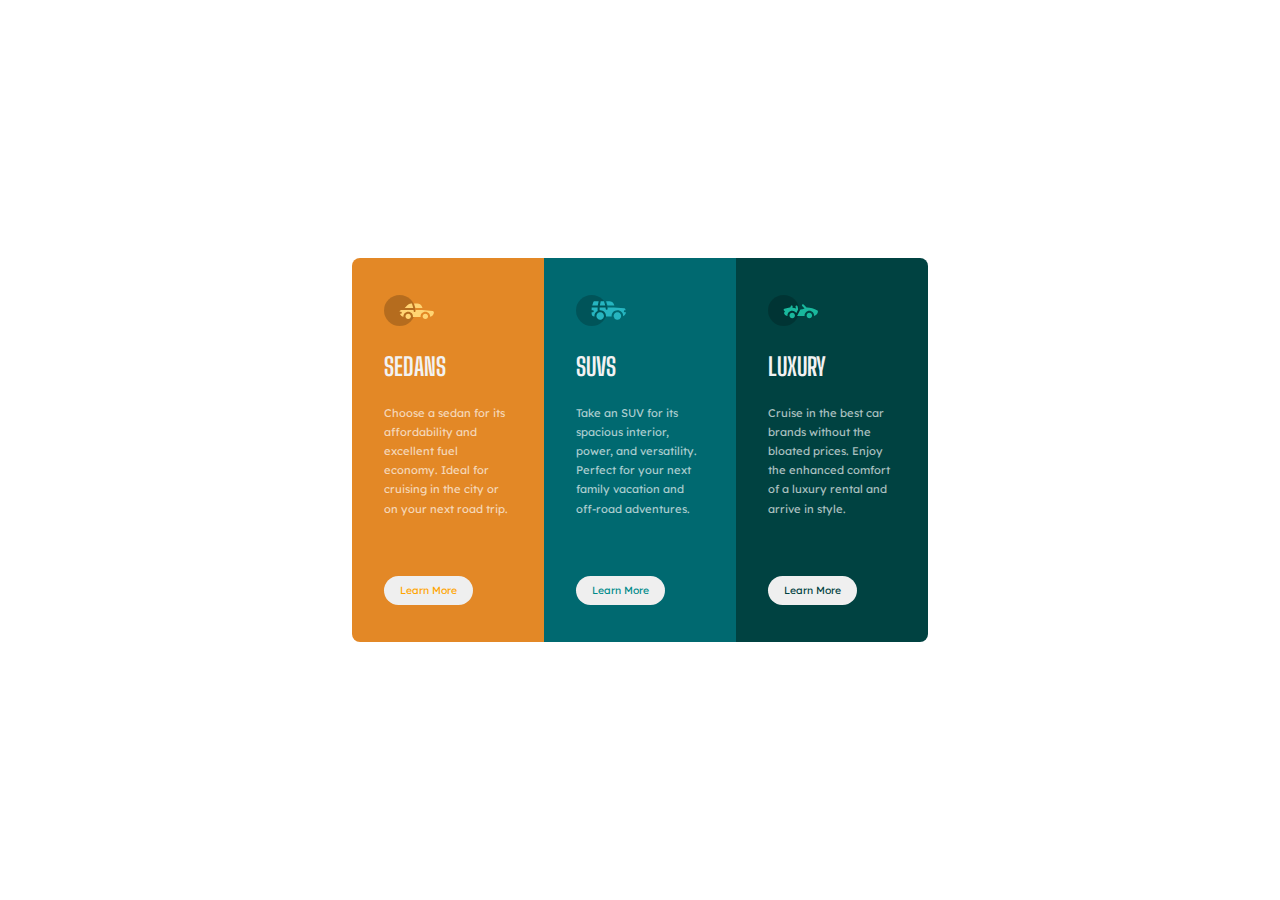
<file: 3-column-preview-card-component-main/index.html>
<!DOCTYPE html>
<html lang="en">
<head>
  <meta charset="UTF-8">
  <meta name="viewport" content="width=device-width, initial-scale=1.0"> <!-- displays site properly based on user's device -->

  <link rel="icon" type="image/png" sizes="32x32" href="./images/favicon-32x32.png">
  <link rel="stylesheet" href="./index.css">
  
  <title>Frontend Mentor | 3-column preview card component</title>
</head>
<body>
  <div class="card">
    <div class="orange">
      <div class="image">
        <img src="./images/icon-sedans.svg" style="width: 50px;"  alt="">
      </div>
      <h1 class="title">SEDANS</h1>
      <p class="para">Choose a sedan for its affordability and excellent fuel economy. Ideal for cruising in the city 
        or on your next road trip.</p>
      <button class="learn">Learn More</button>
    </div>
    <div class="darkcyan">
      <img src="./images/icon-suvs.svg" style="width: 50px;" alt="">
      <h1 class="title">SUVS</h1>
      <p class="para">Take an SUV for its spacious interior, power, and versatility. Perfect for your next family vacation 
        and off-road adventures.</p>
      <button class="learn">Learn More</button>
    </div>
    <div class="verydarkcyan">
      <img src="./images/icon-luxury.svg" style="width: 50px;" alt="">
      <h1 class="title">LUXURY</h1>
      <p class="para">
        Cruise in the best car brands without the bloated prices. Enjoy the enhanced comfort of a luxury 
        rental and arrive in style.</p>
      <button class="learn">Learn More</button>
    </div>
  </div>
</body>
</html>
</file>
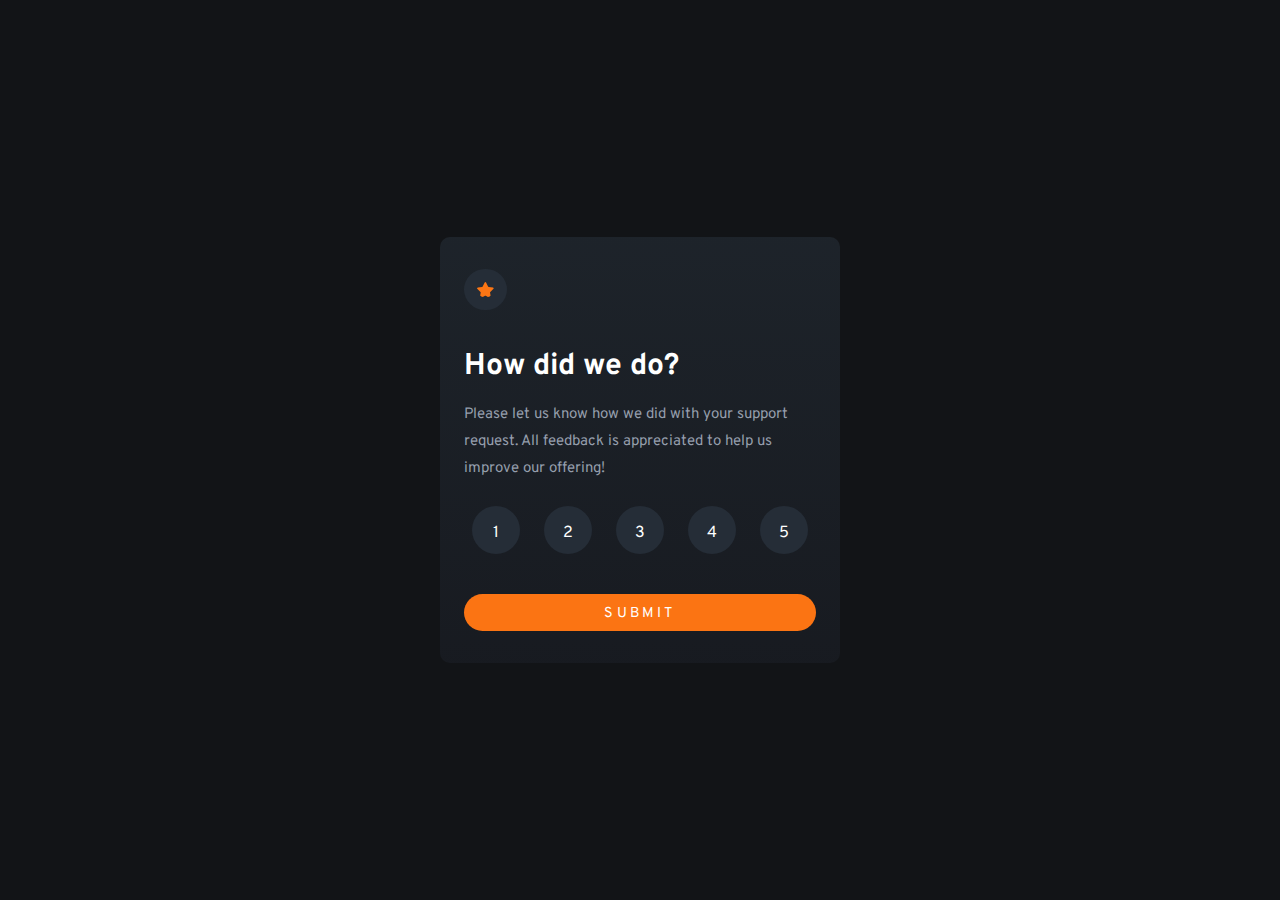
<file: interactive-rating-component-main/index.html>
<!DOCTYPE html>
<html lang="en">
  <head>
    <meta charset="UTF-8" />
    <meta name="viewport" content="width=device-width, initial-scale=1.0" />
    <!-- displays site properly based on user's device -->

    <link
      rel="icon"
      type="image/png"
      sizes="32x32"
      href="./images/favicon-32x32.png"
    />

    <title>Frontend Mentor | Interactive rating component</title>

    <link rel="stylesheet" href="index.css" />
  </head>
  <body>
    <!-- Rating state start -->
    <div class="container">
      <img src="./images/icon-star.svg" alt="" />
      <h1>How did we do?</h1>

      <p>
        Please let us know how we did with your support request. All feedback is
        appreciated to help us improve our offering!
      </p>

      <ul>
        <li><button class="btn">1</button></li>
        <li><button class="btn">2</button></li>
        <li><button class="btn">3</button></li>
        <li><button class="btn">4</button></li>
        <li><button class="btn">5</button></li>
      </ul>

      <button class="btn-submit" id="submit-rating">Submit</button>
    </div>
    <!-- Rating state end -->

    <!-- Thank you state start -->
    <div class="thank-you hidden">
      <img src="./images/illustration-thank-you.svg" alt="" />
      <p class="gray">
        You selected
        <span id="rating" style="display: inline-block; margin: 0 0.3rem"
          >1</span
        >
        out of 5
      </p>

      <h2>Thank you!</h2>

      <p>
        We appreciate you taking the time to give a rating. If you ever need
        more support, don’t hesitate to get in touch!
      </p>

      <button class="btn-submit" id="rate-again">Rate Again</button>
    </div>

    <script src="index.js"></script>
  </body>
</html>
</file>
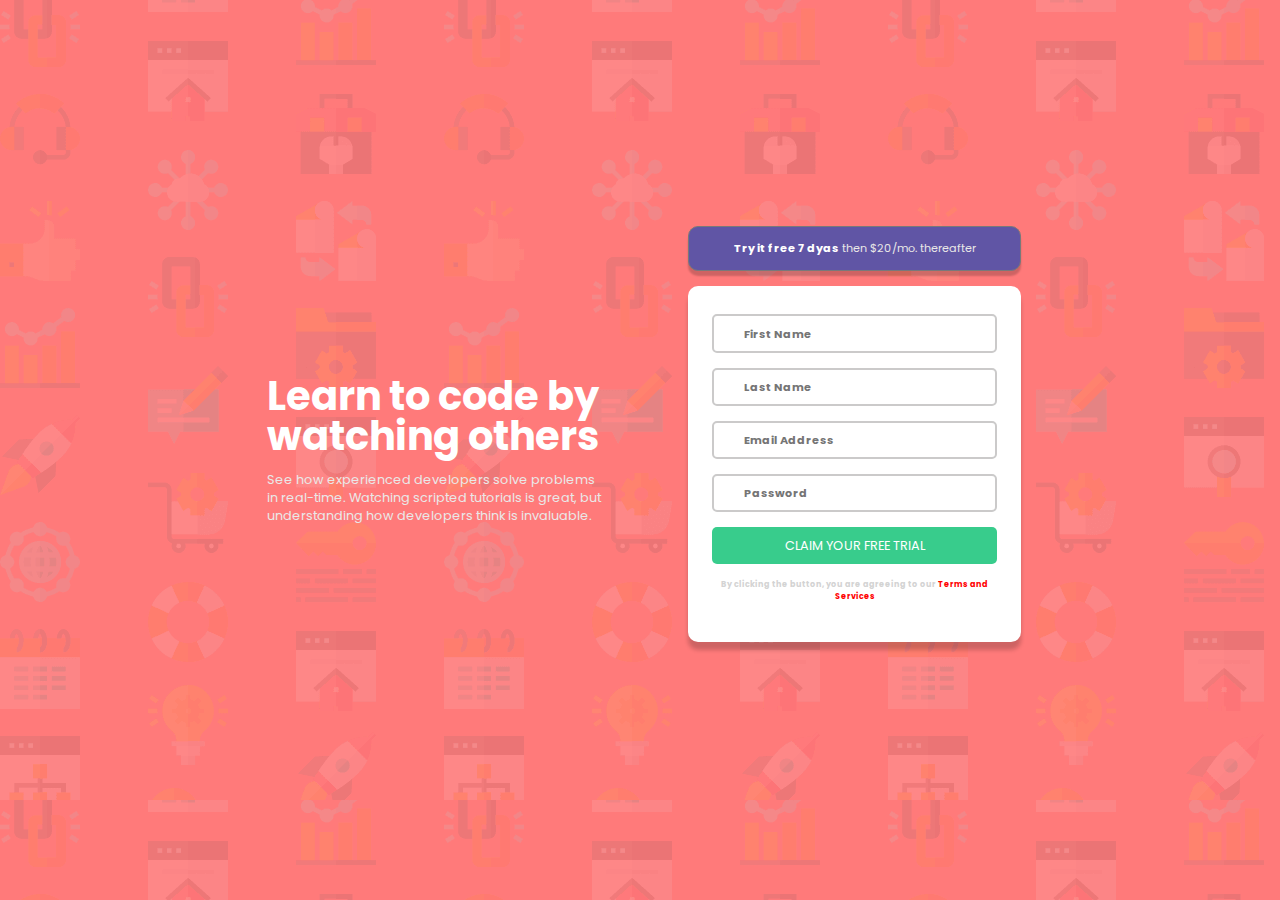
<file: intro-component-with-signup-form-master/index.html>
<!DOCTYPE html>
<html lang="en">
<head>
  <meta charset="UTF-8">
  <meta name="viewport" content="width=device-width, initial-scale=1.0"> <!-- displays site properly based on user's device -->

  <link rel="icon" type="image/png" sizes="32x32" href="./images/favicon-32x32.png">
  <link rel="preconnect" href="https://fonts.googleapis.com">
<link rel="preconnect" href="https://fonts.gstatic.com" crossorigin>
<link href="https://fonts.googleapis.com/css2?family=Agdasima&family=Fraunces:wght@700&family=Inter&family=Kumbh+Sans&family=Lexend+Deca&family=Montserrat:wght@500&family=Oswald:wght@400;500&family=Outfit&family=Poppins&family=Roboto&family=Roboto+Condensed:ital@0;1&family=Roboto+Mono&family=Ubuntu&display=swap" rel="stylesheet">
  <title>Frontend Mentor | Intro component with sign up form</title>

  <!-- Feel free to remove these styles or customise in your own stylesheet 👍 -->
  <style>
    *{
      box-sizing: border-box;
      margin: 0;
      padding: 0;
    }

    body{
      background-image: url(./images/bg-intro-desktop.png);
      background-color: hsl(0, 100%, 74%);
      display: flex;
      justify-content: center;
      align-items: center;
      height: 100vh;
      margin: 0 1rem;
      font-family: 'Poppins', sans-serif;
    }
    .card{
      display: flex;
      justify-content: left;
      align-items: center;
      width: 70%;
      margin: 1rem 5rem;
      gap: 1rem;
    }
    .textcontent{
      width: 50%;
      display: flex;
      flex-direction: column;
      justify-content: flex-start;
      padding: 3rem 3rem;
      margin: 2rem 1rem;
      
    }
    .title{
      color: white;
      font-weight:700;
      font-size: 2.5rem;
      text-align: left;
      margin-bottom: 15px;
      padding: 0;
      line-height: 2.5rem;
}
.para{
  color:rgb(234, 232, 232) ;
  margin: 0;
  text-align: left;
  font-size: 0.8rem;
}
.form{
  width: 40%;
  display: flex;
      flex-direction: column;
      justify-content: flex-start;
      padding: 1rem 1rem 3rem 0;
      height: 100%;
      gap: 15px;
}
.form1{
  display: flex;
  flex-direction: column;
  background-color: white;
  padding: 1.8rem 1.5rem;
  border-radius: 10px;
  box-shadow: 0px 8px 4px rgba(11, 8, 10, 0.2) ;
  gap: 15px;
}
.form1 input{
  padding: 0.6rem;
  border-radius: 5px;
  border: 2px solid rgb(203, 202, 202);
}
.offer{
  color: rgb(233, 231, 231);
  text-align: center;
  font-size: 0.7rem;
  padding: 0.8rem;
  border-radius: 10px;
  border: 1.25px solid rgb(121, 121, 121);
  background-color: hsl(248, 32%, 49%) ;
  box-shadow: 0px 5px 2px rgba(11, 8, 10, 0.2) ;
}
::placeholder{
  font-weight: bold;
  font-family: 'Poppins', sans-serif;
  font-size: 0.7rem;
  padding: 20px;
}
.btn{
  background-color: hsl(154, 59%, 51%);
  padding: 0.6rem;
  border-radius: 5px;
  border: none;
  font-family: 'Poppins', sans-serif;
  color: white;
  font-size: 0.8rem;
  
}
.footer{
  font-size: 0.5rem;
  font-weight: bold;
  color: lightgray;
  text-align: center;
  margin-bottom: 10px;
}

@media screen and (max-width:650px){
  body{
    height: 100%;
    display: flex;
    justify-content: center;
    align-items: center;
    text-align: center;
  }
  .card{
      
      display: flex;
      justify-content: center;
      align-items: center;
      flex-direction: column;
      width: 100%;
      text-align: center;
    }
  .textcontent{
    width: 100%;
    padding: 0;
  }
.textcontent .title{
  font-size: 1.8rem;
  margin-top: 1rem;
  line-height: 2.5rem;
  padding: 0 15px;
  text-align: center;
}
.textcontent .para{
  margin: 0;
  padding: 0;
  font-size: 15px;
  margin-top: 10px;
  text-align: center;
}
.form{
  width: 100%;
}
.offer{
  padding: 1rem 4rem;
}
.form1{
  margin-top: 0.4rem;
  padding: 1.2rem 1.5rem 0.5rem 1.5rem;
}
.footer{
  padding: 0 15px;
  text-align: center;
  font-size: 0.5rem;
  margin-top: -5px;
}}
    
    .attribution { font-size: 11px; text-align: center; }
    .attribution a { color: hsl(228, 45%, 44%); }
  </style>
</head>
<body>
  <div class="card">
    <section class="textcontent">
      <h1 class="title">Learn to code by watching others</h1>
      <p class="para">See how experienced developers solve problems in real-time. Watching scripted tutorials is great, 
        but understanding how developers think is invaluable.</p>
    </section>
    <section class="form">
      <p class="offer"><span style="color: white;font-weight: bold;">Try it free 7 dyas</span> then $20/mo. thereafter</p>
      <form action="message.html" class="form1" method="post" onsubmit="return validate()" target="_parent">
        <input type="text" id="first-name"  placeholder="First Name ">
        <input type="text" id="last-name"  placeholder="Last Name" >
        <input type="text" id="email"  placeholder="Email Address">
        <input type="text" id="password"  placeholder="Password">
        <button class="btn" type="submit">CLAIM YOUR FREE TRIAL</button>
        <P class="footer">By clicking the button, you are agreeing to our <SPAN style="color: red;">Terms and Services</SPAN></P>
      </form>
      
    </section>
  </div>
  <script>
    function validate(){
      const fname = document.getElementById("first-name").value;
      const lname = document.getElementById("last-name").value;
      const email = document.getElementById("email").value;
      const password = document.getElementById("password").value;
      if (fname.trim() == "" && lname.trim() == "" && email.trim() == "" && password.trim() == ""){
        alert("These all Field cannot be empty");
        return false;
      }
      if (!email.match(/^[A-Za-z\._\-0-9]*[@][A-Za-z]*[\.][a-z]{2,4}$/)){
        alert("The email address should have this structure 'name@host.tld'");
        return false;
      }
      else 
      return true;
    }
  </script>
</body>
</html>
</file>
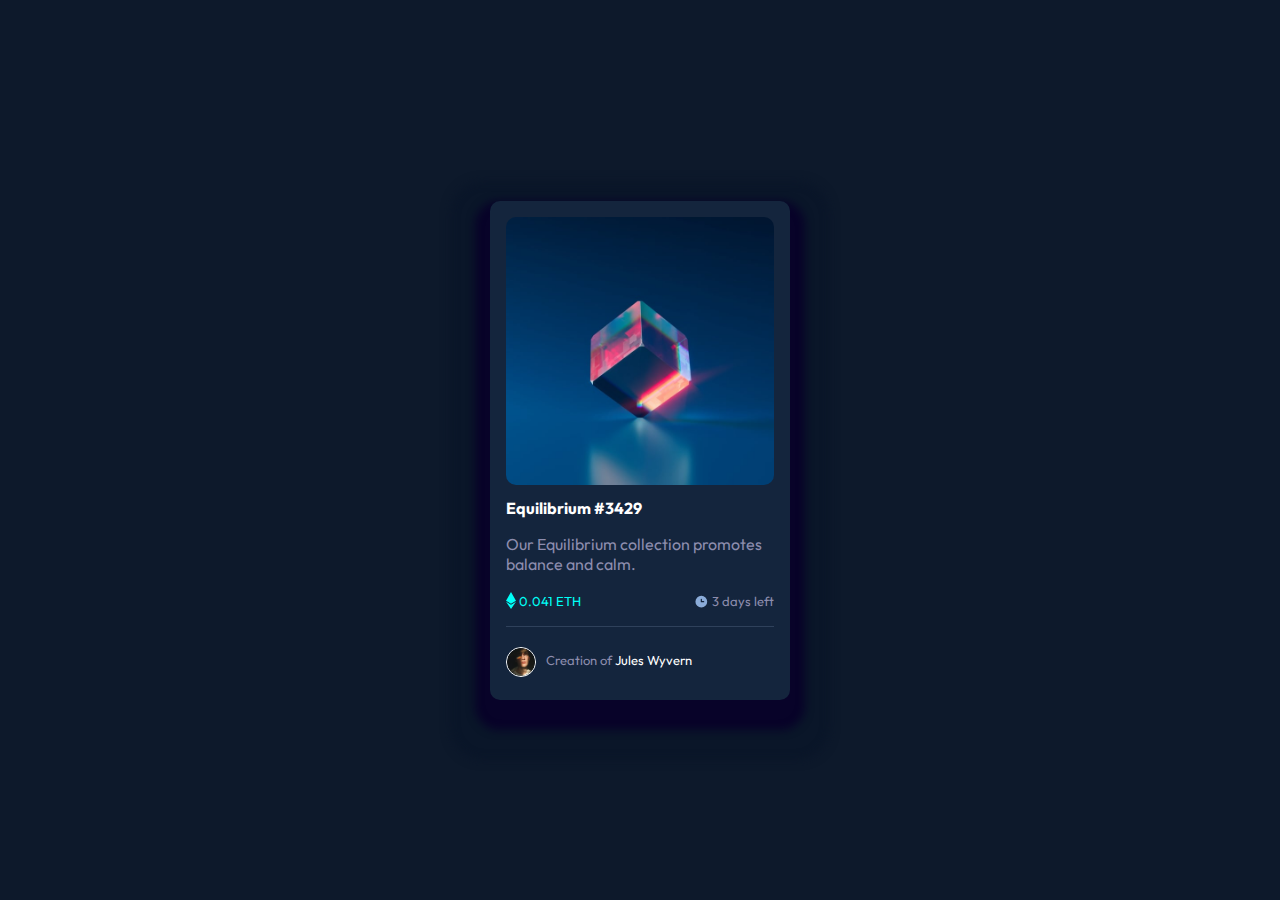
<file: nft-preview-card-component-main/index.html>
<!DOCTYPE html>
<html lang="en">
<head>
  <meta charset="UTF-8">
  <meta name="viewport" content="width=device-width, initial-scale=1.0"> <!-- displays site properly based on user's device -->

  <link rel="icon" type="image/png" sizes="32x32" href="./images/favicon-32x32.png">
  <link rel="stylesheet" href="./index.css">
  <title>Frontend Mentor | NFT preview card component</title>
</head>
<body>
  <div class="card">
    <img id="image" src="./images/image-equilibrium.jpg"  alt="">
    <h1>Equilibrium #3429</h1>
    <p class="para">Our Equilibrium collection promotes balance and calm.</p>
    <div class="remainder">
      <div class="ethereum-section">
        <ul>
          <li>
            <img src="./images/icon-ethereum.svg" style="width: 10px;" alt="">
          </li>
          <li>
            <p style="font-size: 13px;">0.041 ETH</p>
          </li>
        </ul>
      </div >
      <div class="clock-section">
        <ul>
          <li>
            <img src="./images/icon-clock.svg" style="width: 15px;" alt="">
          </li>
          <li>
            <p style="font-size: 13px;">3 days left</p>
          </li>
        </ul>
      </div>
    </div>
    <hr >
    <ul class="foot">
      <li><img src="./images/image-avatar.png" style="width: 30px;border: 1px solid white;border-radius: 50%;" alt=""></li>
      <li>
        <p class="para" style="font-size: 13px;">Creation of<span class="name"> Jules Wyvern</span></p>
      </li>
    </ul>
  </div>
</body>
</html>
</file>
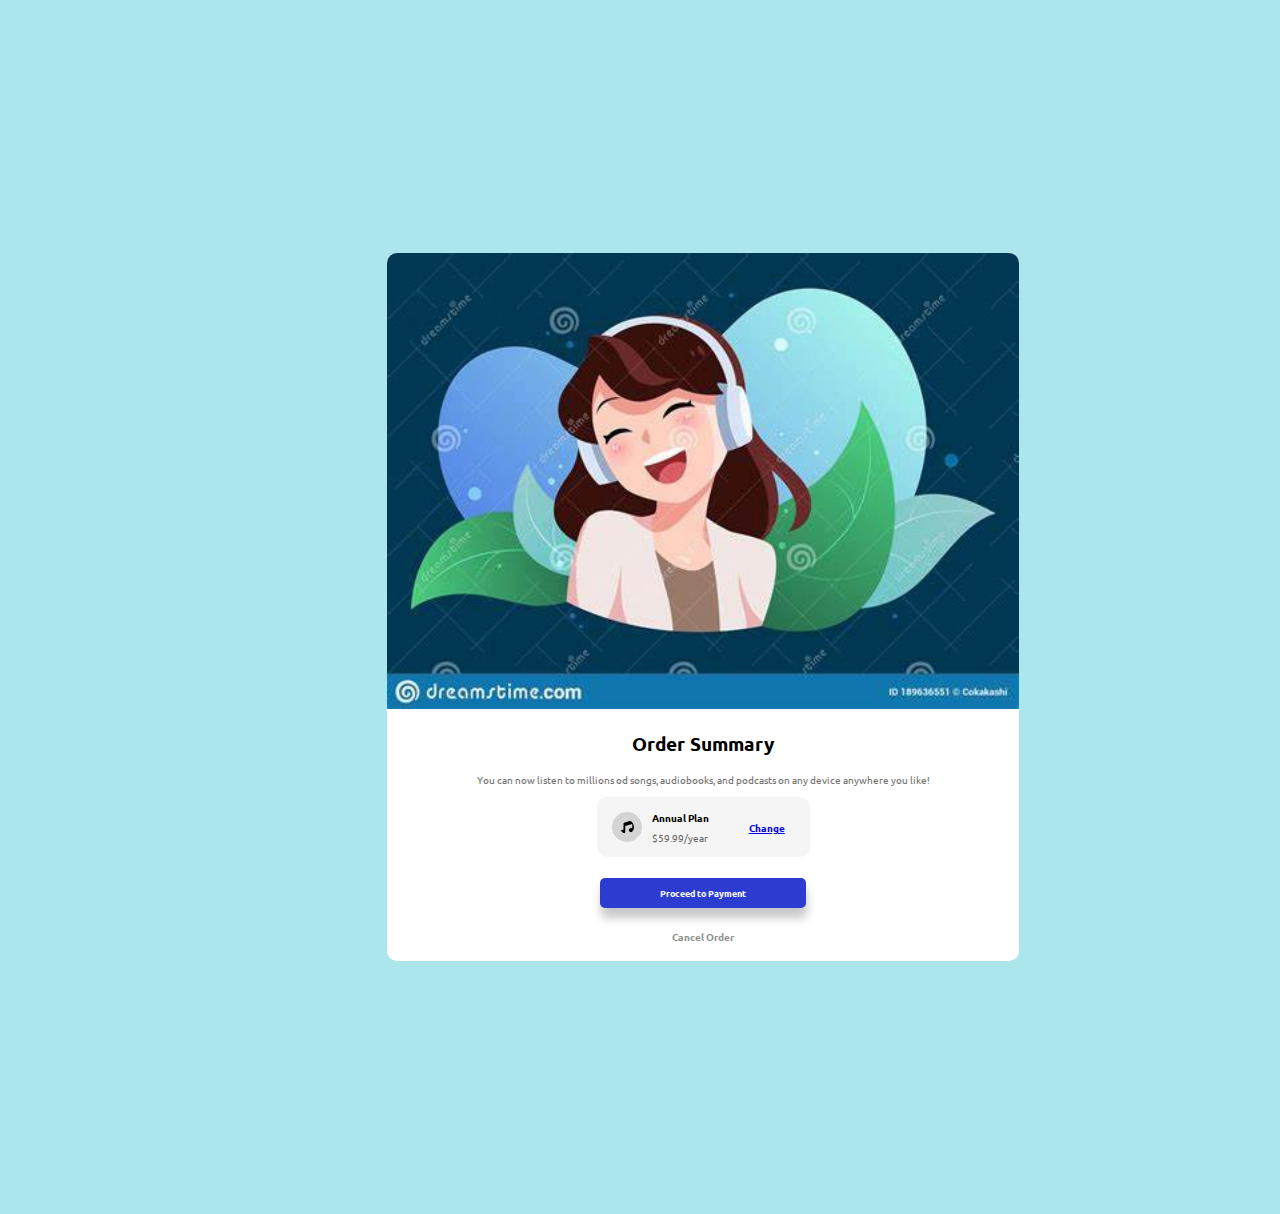
<file: OrderSummery/index.html>
<!DOCTYPE html>
<html lang="en">
<head>
    <meta charset="UTF-8">
    <meta name="viewport" content="width=device-width, initial-scale=1.0">
    <title>Order Summary</title>
    <link rel="preconnect" href="https://fonts.googleapis.com">
<link rel="preconnect" href="https://fonts.gstatic.com" crossorigin>
<link href="https://fonts.googleapis.com/css2?family=Agdasima&family=Oswald:wght@400;500&family=Poppins&family=Roboto&family=Roboto+Condensed:ital@0;1&family=Roboto+Mono&family=Ubuntu&display=swap" rel="stylesheet">
    <style>
        * {
            box-sizing: border-box;
        }
        body{
            background-color: rgb(170, 230, 236);
        }
        #summary_card{
            width: 50%;
            margin: 20% 30%;
            display: flex;
            flex-direction: column;
            justify-content: center;
            align-items: center;
            background-color: white;
            border-radius: 10px;
            font-family: 'Ubuntu', sans-serif;
           
        }
        img{
            width:100%;
            border-top-left-radius: 10px;
            border-top-right-radius: 10px;
            margin-bottom: 15px;
        }
        .text{
            text-align: center;
            display: flex;
            flex-direction: column;
            justify-content: center;
            padding: 0px 30px;
        }
        ul{
            list-style-type: none;
            font-size: 10px;
            margin-left: -30px;
        }
        #plann{
            display: flex;
            justify-content: space-evenly;
            align-items: center;
            background-color: whitesmoke;
            padding: 0px 25px;
            border-radius: 10px;
        }
        #plann img{
            width: 30px;
            background-color: rgb(212, 212, 212);
            border-radius: 100%;
            padding: 8px;
            text-align: center;
            margin-top: 15px;
            margin-left: -10px;

           
        }
        h6{
            background-color: rgb(44, 60, 208);
            padding: 8px 60px;
            color: white;
            font-size: 9px;
            border-radius: 5px;
            box-shadow: 1px 10px 10px rgb(201, 200, 200);
        }
        
    </style>
</head>
<body>
    <div id="summary_card">
         <img src="./OIP.jfif"  alt="Women_enjoy">
        
        <div class="text">
            <h3 style="line-height: 1px;">Order Summary</h3>
            <p style="color: rgb(114, 114, 114);font-size: 10px; padding: -5px 15px;">You can now listen to millions od songs, audiobooks, and podcasts on any device anywhere you like!</p>
        </div>
        <div id="plann">
            <img src="./music-solid.svg" alt="">
            <ul>
                <li style="font-weight: bold;">Annual Plan</li>
                <li style="margin-top: 5px;color: rgb(105, 105, 105);">$59.99/year</li>
            </ul>
            <a style="font-weight: bold;font-size: 10px;margin-left: 40px;" href="www.google.com">Change</a>
        </div>
        <div>
            <h6>Proceed to Payment</h6>
            <div><h5 style="font-size: 10px;text-align: center;color: rgb(144, 144, 144);">Cancel Order</h5></div>
        </div>
    </div>
</body>
</html>
</file>
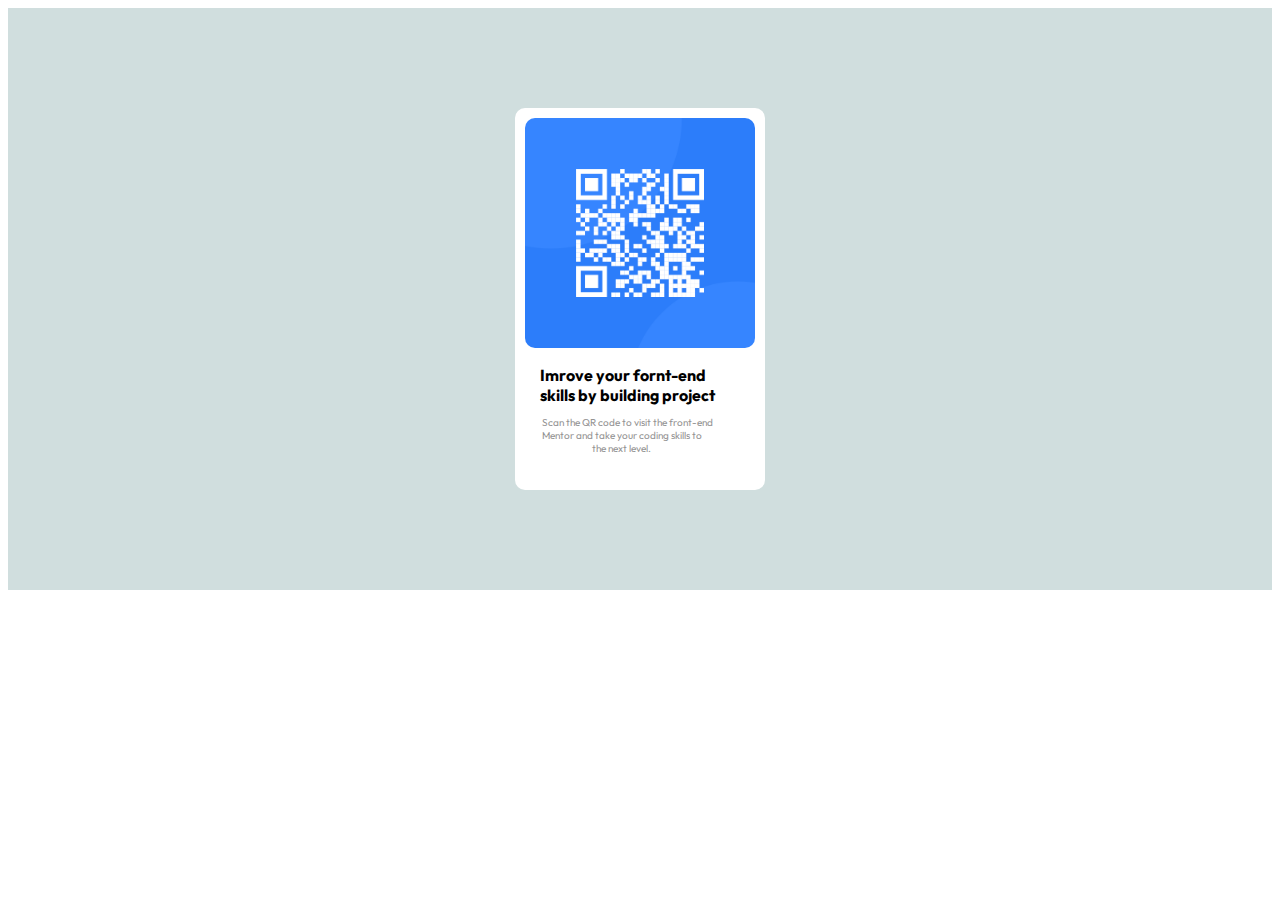
<file: qr-code-component-main/index.html>
<!DOCTYPE html>
<html lang="en">
<head>
  <meta charset="UTF-8">
  <meta name="viewport" content="width=device-width, initial-scale=1.0"> <!-- displays site properly based on user's device -->

  <link rel="icon" type="image/png" sizes="32x32" href="./images/favicon-32x32.png">
  <link rel="preconnect" href="https://fonts.googleapis.com">
<link rel="preconnect" href="https://fonts.gstatic.com" crossorigin>
<link href="https://fonts.googleapis.com/css2?family=Agdasima&family=Inter&family=Kumbh+Sans&family=Oswald:wght@400;500&family=Outfit&family=Poppins&family=Roboto&family=Roboto+Condensed:ital@0;1&family=Roboto+Mono&family=Ubuntu&display=swap" rel="stylesheet">
  <title>Frontend Mentor | QR code component</title>

  <!-- Feel free to remove these styles or customise in your own stylesheet 👍 -->
  <style>
     * {
      box-sizing: border-box;
      font-family: 'Outfit', sans-serif;
     }
    .background{
      background-color:rgb(208, 222, 222);
      display: flex;
      justify-content: center;
      align-items: center;
    }
    #card{
      background-color: white;
      margin: 100px 200px;
      width: 250px;
      padding: 10px;
      border-radius: 10px;
      }
      img{
        border-radius: 10px;
      }
      .content{
        padding: 15px;
      }
      h4{
        margin-top: -2px;
      }
      p{
        margin-top: -10px;
        font-size: 10px;
        margin-left: 2px;
        color: rgb(148, 147, 147);
      }
    .attribution { font-size: 11px; text-align: center; }
    .attribution a { color: hsl(228, 45%, 44%); }
  </style>
</head>
<body>
  <div class="background">
    <div id="card">
      <div class="barcode">
        <img src="./images/image-qr-code.png" width="100%" alt="">
      </div>
      <div class="content">
        <h4>Imrove your fornt-end skills by building project</h4>
        <p>Scan the QR code to visit the front-end Mentor and take your coding skills to <span style="margin-left: 50px;">the next level.</span> </p>
      </div>
    </div>
  </div>
</body>
</html>
</file>
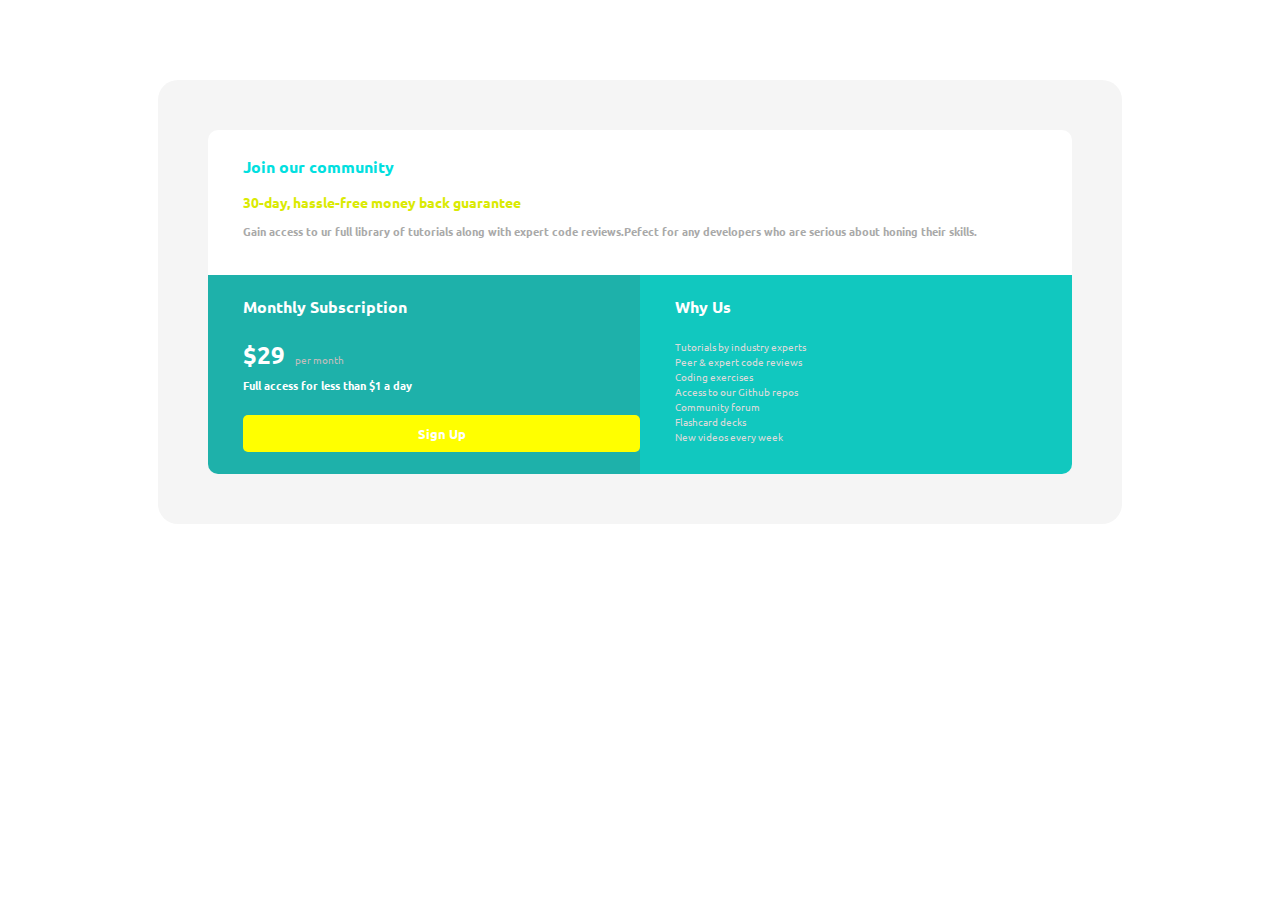
<file: SinglePrice/index.html>
<!DOCTYPE html>
<html lang="en">
<head>
    <meta charset="UTF-8">
    <meta name="viewport" content="width=device-width, initial-scale=1.0">
    <title>SinglePrice</title>
    <link rel="preconnect" href="https://fonts.googleapis.com">
<link rel="preconnect" href="https://fonts.gstatic.com" crossorigin>
<link href="https://fonts.googleapis.com/css2?family=Agdasima&family=Inter&family=Oswald:wght@400;500&family=Poppins&family=Roboto&family=Roboto+Condensed:ital@0;1&family=Roboto+Mono&family=Ubuntu&display=swap" rel="stylesheet">
    <style>
        * {box-sizing: border-box;}

        #background{
           background-color: whitesmoke;
            padding: 50px 50px;
            margin: 80px 150px;
            border-radius: 20px;
        }
        
        .grid{
            display: grid;
            grid-template-columns: 1fr 1fr ;
            grid-template-rows: 0.5fr 0.5fr;
            gap: 0;
            
        }

        #grid-first{
            grid-area: 1/1/2/3;
            background-color: white;
            text-align: start;
            padding: 10px 25px 25px 35px;
            border-top-left-radius: 10px;
            border-top-right-radius: 10px;
        }
        #grid-first h3{
            color: rgb(2, 223, 223);
            font-family: 'Ubuntu', sans-serif;
            font-size: 16px;
        }
        .lightgreen{
            color: rgb(218, 234, 3);
            font-size: 14px;
            font-weight: bold;
            margin-top: 2px;
            font-family: 'Ubuntu', sans-serif;
        }
        .text-grey{
            color: darkgray;
            font-size: 11px;
            font-weight: bold;
            margin-top: -2px;
            font-family: 'Ubuntu', sans-serif;
        }
        #grid-second{
            grid-area: 2/1/3/2;
            background-color:rgb(30, 177, 170);
            font-family: 'Ubuntu', sans-serif;
            padding-left: 35px;
            border-bottom-left-radius: 10px;
            

        }
        #grid-three{
            background-color:rgb(17, 200, 191) ;
            font-family: 'Ubuntu', sans-serif;
            padding-left: 35px;
            grid-area: 2/2/3/3;
            border-bottom-right-radius: 10px;
        }
        ul{
            list-style-type: none;
            padding: 0px;
            font-size: 10px;
            color: rgb(219, 218, 218);
        }
        h4{
            color: white;
        }
        h2{
            color: white;
            display: inline-block;
            margin: 0;
            
        }
        #grid-second p{
            display: inline-block;
            padding-left: 10px;
            font-size: 10px;
            color: rgb(193, 189, 189);
        }
        .access{
            text-align: start;
            margin: 0px;
            color: white;
        }
        h5{
            background-color: yellow;
            color: white;
            padding: 10px 20px;
            border-radius: 5px;
            text-align: center;
        }
        @media (min-width:480px) and (max-width:800px){
            #background{
                margin: 80px 100px;
            }
            .grid{
            display: grid;
            grid-template-columns: 1fr  ;
            grid-template-rows: 0.5fr 0.5fr 0.5fr;
            gap: 0;
            
            
            
        }
           #grid-second{
            grid-area: 2/1/3/2;
            background-color: rgb(30, 177, 170);
            text-align: center;
            margin: 0;
            padding-right: 20px;
            border-radius: 0;
            
           }
           #grid-three{
            grid-area: 3/1/4/2;
            background-color: rgb(17, 200, 191);
            text-align: center;
            margin: 0;
            padding-right: 20px;
            border-bottom-left-radius: 10px;
            border-bottom-right-radius: 10px;
           }
           .access{
            text-align: center;
            margin: 0px;
            color: white;
        }
        }
    </style>
</head>
<body>
    <div id="background">
        <div class="grid">
            <div id="grid-first">
                <h3>Join our community</h3>
                <p class="lightgreen">30-day, hassle-free money back guarantee</p>
                <p class="text-grey">Gain access to ur full library of tutorials along with expert code reviews.Pefect for any developers who are serious about honing their skills.</p>
            </div>
            <div id="grid-second" >
                <h4 class="sub">Monthly Subscription</h4>
                <h2>$29</h2><p>per month</p>
                <h6 class="access">Full access for less than $1 a day</6>
                <h5 class="sign">Sign Up</h5>
            </div>
            <div id="grid-three">
                <h4>Why Us</h4>
                <ul>
                    <li>Tutorials by industry experts</li>
                    <li>Peer & expert code reviews</li>
                    <li>Coding exercises</li>
                    <li>Access to our Github repos</li>
                    <li>Community forum</li>
                    <li>Flashcard decks</li>
                    <li>New videos every week</li>
                </ul>
            </div>
        </div>
    </div>
</body>
</html>
</file>
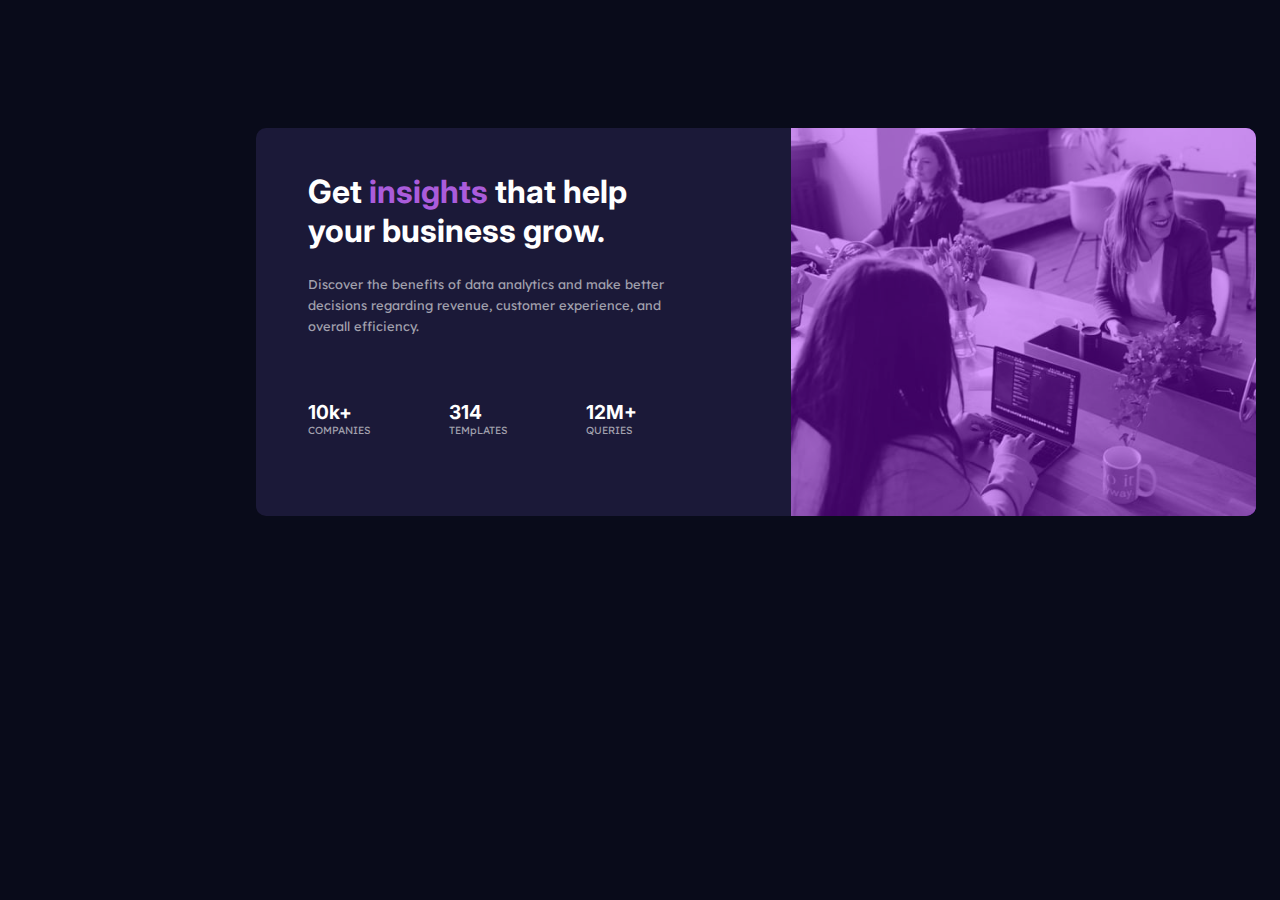
<file: stats-preview-card-component-main/index.html>
<!DOCTYPE html>
<html lang="en">
<head>
  <meta charset="UTF-8">
  <meta name="viewport" content="width=device-width, initial-scale=1.0"> <!-- displays site properly based on user's device -->

  <link rel="icon" type="image/png" sizes="32x32" href="./images/favicon-32x32.png">
  <link rel="preconnect" href="https://fonts.googleapis.com">
  <link rel="preconnect" href="https://fonts.googleapis.com">
<link rel="preconnect" href="https://fonts.gstatic.com" crossorigin>
<link href="https://fonts.googleapis.com/css2?family=Agdasima&family=Fraunces:wght@700&family=Inter&family=Kumbh+Sans&family=Lexend+Deca&family=Montserrat:wght@500&family=Oswald:wght@400;500&family=Outfit&family=Poppins&family=Roboto&family=Roboto+Condensed:ital@0;1&family=Roboto+Mono&family=Ubuntu&display=swap" rel="stylesheet">
<link rel="preconnect" href="https://fonts.gstatic.com" crossorigin>
<link href="https://fonts.googleapis.com/css2?family=Agdasima&family=Fraunces:wght@700&family=Inter&family=Kumbh+Sans&family=Montserrat:wght@500&family=Oswald:wght@400;500&family=Outfit&family=Poppins&family=Roboto&family=Roboto+Condensed:ital@0;1&family=Roboto+Mono&family=Ubuntu&display=swap" rel="stylesheet">
  <title>Frontend Mentor | Stats preview card component</title>

  <!-- Feel free to remove these styles or customise in your own stylesheet 👍 -->
  <style>
    *{
      box-sizing: border-box;
      padding: 0;
      margin: 0;
    }

    body{
      background-color: hsl(233, 47%, 7%);
    }

    .card{
      display: grid;
      grid-template-columns: 1fr 1fr;
      grid-template-rows: 1fr;
      width: 1000px;
      gap:70px;
      margin:8rem 16rem;
      background-color: hsl(244, 38%, 16%);
      border-radius: 10px;
      }

    .text-contain{
      grid-area: 1/1/2/2;
      margin: 1.5rem 2rem;
      padding: 20px;
    }
    .text-contain h1{
      color: hsl(0, 0%, 100%);
      font-family: Inter;
    }
    .text-purple{
      color: hsl(277, 64%, 61%);
      
    }
    .main-para{
      color: hsla(0, 0%, 100%, 0.6);
      font-family: Lexend Deca;
      font-size: 0.8rem;
      margin-top: 1.5rem;
      line-height: 1.3rem;
    }
    .image{
      grid-area: 1/2/2/3;
      object-fit: cover;
      margin: 0;
      padding: 0;
      background-color: hsl(277, 95%, 50%);
      border-top-right-radius: 10px;
      border-bottom-right-radius: 10px;
      
    }
    img{
      width: 100%;
      opacity: 0.6;
      height: 100%;
      border-top-right-radius: 10px;
      border-bottom-right-radius: 10px;
    }
    ul{
      display: flex;
      list-style-type: none;
      justify-content: space-between;
      margin:  4rem 2rem 1rem 0rem;
    }
    li h2{
      color: hsl(0, 0%, 100%);
      font-family: Inter;
      font-size: 1.2rem;
    }
    li p{
      color: hsla(0, 0%, 100%, 0.6);
      font-family: Lexend Deca;
      font-size: 0.65rem;
      }

  @media screen and (max-width:500px){
    *{
      box-sizing: border-box;
      padding: 0;
      margin: 0;
    }

    body{
      background-color: hsl(233, 47%, 7%);
      display: flex;
      justify-content: center;
      align-items: center;

    }

    .card{
     display: flex;
     flex-direction: column;
     background-color: hsl(244, 38%, 16%);
      border-radius: 10px;
      width: 380px;
      margin:1rem 60px ;
      padding: 0;
  }
  .text-contain{
      display: flex;
      flex-direction: column;
      justify-content: center;
      margin: -4px 0.2rem;
      padding: 20px;
      margin-top:-50px;
      text-align: center;
      order: 1;
    }
    .main-para{
      font-size: 1rem;
      margin-bottom: 15px;
    }
  ul{
    display: flex;
    flex-direction: column;
    align-items: center;
    margin-top: -1px;
  }
ul li{
  margin-top: 30px
}
li p{
  margin-top: 5px;
}
.image{
  border-top-left-radius: 10px;
  border-top-right-radius: 10px;
  border-bottom-left-radius: 0;
  border-bottom-right-radius: 0;
  display: flex;
}
.image img{
  border-top-left-radius: 10px;
  border-top-right-radius: 10px;
  border-bottom-left-radius: 0;
  border-bottom-right-radius: 0;
  object-fit: contain;
  height: 100%;
  width: 100%;
  order: 1;
}}

  </style>
</head>
<body>
    <div class="card">
      <div class="text-contain">
        <h1>Get <span class="text-purple">insights</span> that help your business grow.</h1>
        <p class="main-para">Discover the benefits of data analytics and make better decisions regarding revenue, customer 
          experience, and overall efficiency.</p>
        <div class="list">
          <ul>
            <li>
             <h2>10k+</h2> 
             <p>COMPANIES</p>
            </li>
            <li>
              <h2>314</h2> 
             <p>TEMpLATES</p>
            </li>
            <li>
              <h2>12M+</h2> 
             <p>QUERIES</p>
            </li>
          </ul>
        </div>
      </div>
      <div class="image">
        <img src="./images/image-header-desktop.jpg" alt="women-gossip">
      </div>
    </div>
</body>
</html>
</file>
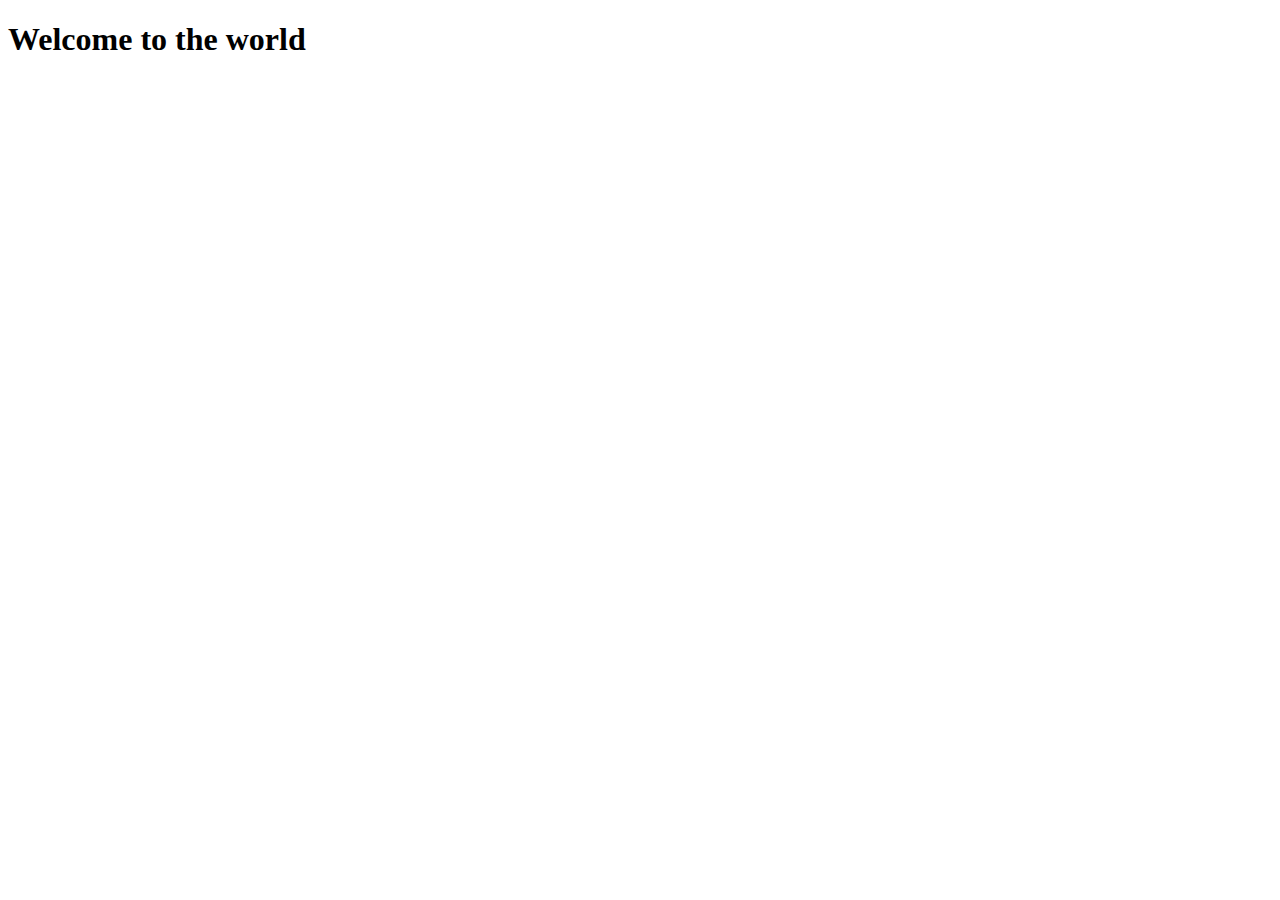
<file: intro-component-with-signup-form-master/message.html>
<!DOCTYPE html>
<html lang="en">
<head>
    <meta charset="UTF-8">
    <meta name="viewport" content="width=device-width, initial-scale=1.0">
    <title>Document</title>
</head>
<body>
   <h1> Welcome to the world</h1>
</body>
</html>
</file>
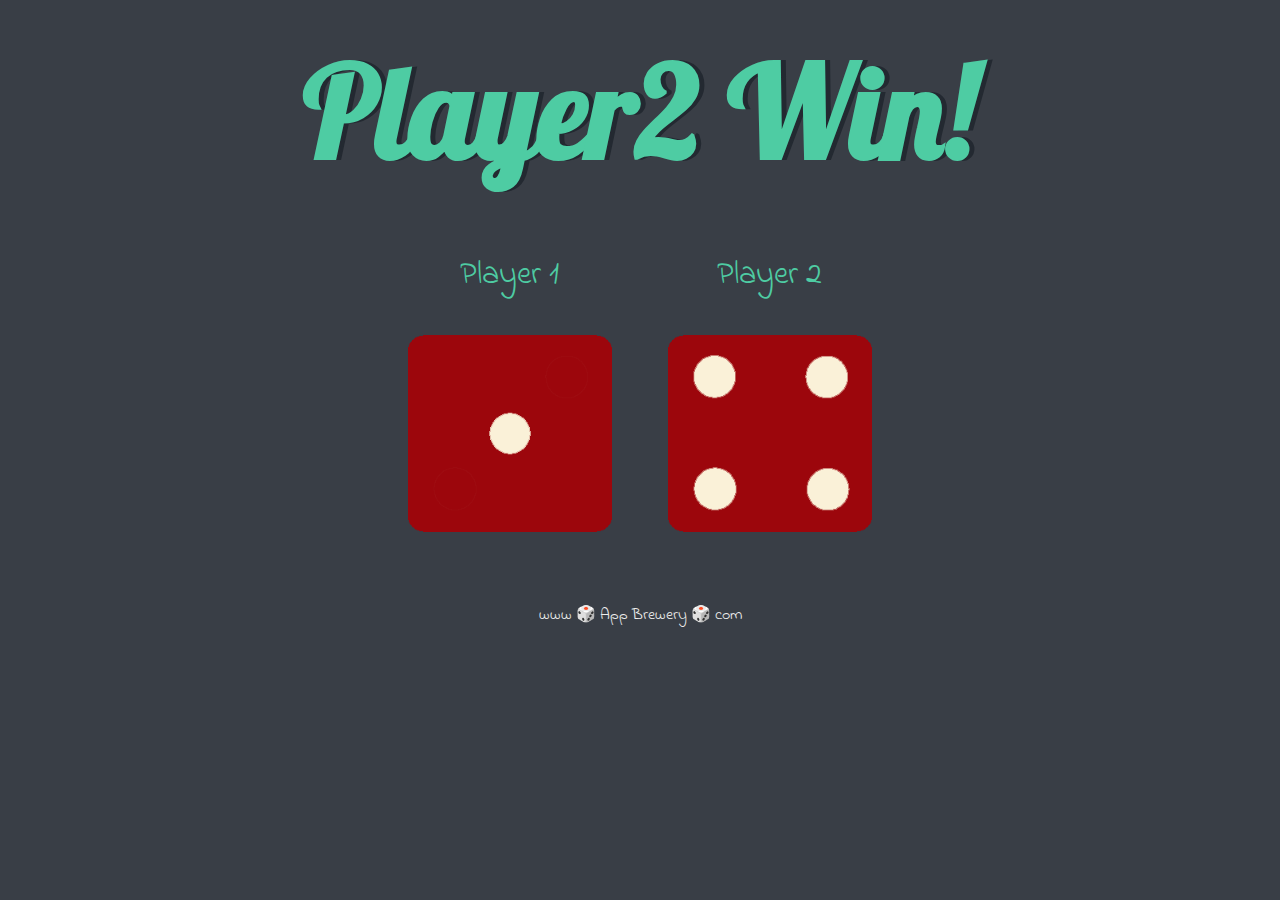
<file: Dicee Challenge - Starting Files/Dicee Challenge - Starting Files/dicee.html>
<!DOCTYPE html>
<html lang="en" dir="ltr">
  <head>
    <meta charset="utf-8">
    <title>Dicee</title>
    <link rel="stylesheet" href="styles.css">
    <link href="https://fonts.googleapis.com/css?family=Indie+Flower|Lobster" rel="stylesheet">

  </head>
  <body>

    <div class="container">
      <h1>Refresh Me</h1>

      <div class="dice">
        <p>Player 1</p>
        <img class="img1" src="./images/dice6.png">
      </div>

      <div class="dice">
        <p>Player 2</p>
        <img class="img2" src="./images/dice6.png">
      </div>

    </div>

    <script src="../index.js"></script>
  </body>

  <footer>
    www 🎲 App Brewery 🎲 com
  </footer>
</html>
</file>
<file: 3-column-preview-card-component-main/index.css>
@import url('https://fonts.googleapis.com/css2?family=Big+Shoulders+Display:wght@700&family=Lexend+Deca&display=swap');
    @import url('https://fonts.googleapis.com/css2?family=Big+Shoulders+Display:wght@700&family=Lexend+Deca&display=swap');
    
    * {
      box-sizing: border-box;
      margin: 0;
      padding: 0;
    }

    body{
      min-height: 100vh;
      display: flex;
      justify-content: center;
      align-items: center;
     }

    .card{
      width: 45%;
      display: flex;
      justify-content: left;
     }

    .orange{
      width: 33.33%;
      background-color: hsl(31, 77%, 52%);
      padding: 2.3rem 2rem;
      border-top-left-radius: 8px;
      border-bottom-left-radius: 8px;
    }

    .darkcyan{
      width: 33.33%;
      background-color: hsl(184, 100%, 22%);
      padding: 2.3rem 2rem;
    }

    .verydarkcyan{
      width: 33.33%;
      background-color: hsl(179, 100%, 13%);
      padding: 2.3rem 2rem;
      border-top-right-radius: 8px;
      border-bottom-right-radius: 8px;
    }

    h1{
      color: hsl(0, 0%, 95%);
      font-family: 'Big Shoulders Display', cursive;
      font-size: 1.55rem;
      margin: 1.3rem 0;
      line-height: 2rem;
    }
    .para{
      color: hsla(0, 100%, 100%, 0.75);
      font-family: 'Lexend Deca', sans-serif;
      font-size: 0.7rem;
      line-height: 1.2rem;
      margin-bottom: 3.6rem;
      opacity: 0.9;
    }
    .orange .learn{
      color: orange;
      padding: 0.5rem 1rem;
      border-radius: 30px;
      border: none;
      font-family: 'Lexend Deca', sans-serif;
      font-size: 0.65rem;
    }
    .darkcyan .learn{
      color: darkcyan;
      padding: 0.5rem 1rem;
      border-radius: 30px;
      border: none;
      font-family: 'Lexend Deca', sans-serif;
      font-size: 0.65rem;
    }
    .verydarkcyan .learn{
      color: hsl(179, 100%, 13%);
      padding: 0.5rem 1rem;
      border-radius: 30px;
      border: none;
      font-family: 'Lexend Deca', sans-serif;
      font-size: 0.65rem;
    }
    
    @media screen and (max-width:800px){
      .card{
        margin-top: 2rem;
        margin-bottom: 2rem;
        display: flex;
        flex-direction: column;
        flex-wrap: wrap;
      }
      .orange{
        width: 100%;
        border-radius: 10px 10px 0 0;
      }
      .darkcyan{
        width: 100%;
      }
      .verydarkcyan{
        width: 100%;
        border-radius: 0 0 10px 10px;
      }
    }
    @media screen and (max-width:400px){
      .card{
        width: 100%;
        margin: 2rem 2rem;
        display: flex;
        flex-direction: column;
        flex-wrap: wrap;
      }
      .orange{
        width: 100%;
        border-radius: 10px 10px 0 0;
      }
      .darkcyan{
        width: 100%;
      }
      .verydarkcyan{
        width: 100%;
        border-radius: 0 0 10px 10px;
      }
      }
</file>
<file: interactive-rating-component-main/index.css>
@import url("https://fonts.googleapis.com/css2?family=Overpass:wght@400;700&display=swap");

* {
  margin: 0;
  padding: 0;
  box-sizing: border-box;
}

body {
  font-family: "Overpass", sans-serif;
  font-size: 15px;
  background-color: hsl(216, 12%, 8%);
  display: flex;
  flex-direction: column;
  align-items: center;
  justify-content: center;
  min-height: 100vh;
}

h1,
h2 {
  color: #fff;
}

p {
  line-height: 1.8;
  color: hsl(217, 12%, 63%);
}


img {
  max-width: 100%;
}

ul {
  list-style-type: none;
}

ul,
li,
button {
  font-family: inherit;
  font-size: 1rem;
}

button {
  user-select: none;
  cursor: pointer;
}

.btn {
  background-color: hsl(213, 19%, 18%);
  width: 3rem;
  height: 3rem;
  color: #ffffff;
  border: none;
  outline: none;
  border-radius: 50%;
  padding-top: 0.3rem;
  transition: 0.3s;
}

.btn:hover {
  background-color: hsl(217, 12%, 63%);
}

.btn:focus {
  background-color: hsl(25, 97%, 53%);
}

.btn-submit {
  background-color: hsl(25, 97%, 53%);
  padding: 0.625rem 2rem 0.5rem;
  width: 100%;
  border: none;
  border-radius: 30px;
  color: #fff;
  margin-top: 2rem;
  transition: 0.3s;
  text-transform: uppercase;
  letter-spacing: 0.2rem;
  font-size: 0.9rem;
}

.btn-submit:hover {
  background-color: #fff;
  color: hsl(25, 97%, 53%);
}

.container,
.thank-you {
  background-image: linear-gradient(
    to bottom,
    hsl(212, 18%, 14%),
    hsl(220, 16%, 11%)
  );
  max-width: 400px;
  padding: 2rem 1.5rem;
  border-radius: 0.625rem;
}

.container img {
  padding: 0.8rem;
  border-radius: 50%;
  background-color: hsl(213, 19%, 18%);
  margin-bottom: 2rem;
}

.container h1,
.thank-you h2 {
  margin-bottom: 1rem;
}

.container p,
.thank-you p {
  margin-bottom: 1rem;
}

.container ul {
  display: flex;
  flex-wrap: wrap;
  align-items: center;
  justify-content: space-between;
}

.container ul li {
  margin: 0.5rem;
}

.thank-you {
  text-align: center;
}

.thank-you.hidden {
  display: none;
}

.thank-you h2 {
  margin-top: 2rem;
}

.thank-you img {
  display: block;
  margin: 0 auto 1rem;
}

p.gray {
  display: inline-block;
  background-color: hsl(213, 19%, 18%);
  color: hsl(25, 97%, 53%);
  padding: 0.3rem 1rem 0;
  border-radius: 30px;
  display: flex;
  align-items: center;
  justify-content: center;
}

.attribution {
  font-size: 14px;
  text-align: center;
  color: #fff;
  margin-top: 2rem;
}

.attribution a {
  color: hsl(228, 47%, 61%);
}
</file>
<file: nft-preview-card-component-main/index.css>
@import url('https://fonts.googleapis.com/css2?family=Big+Shoulders+Display:wght@700&family=Lexend+Deca&family=Outfit:wght@300&display=swap');
    * {
      box-sizing: border-box;
      margin: 0;
      padding: 0;
    }

    body{
      display: flex;
      flex-direction: column;
      justify-content: center;
      align-items: center;
      min-height: 100vh;
      background-color: hsl(217, 54%, 11%);
      font-family: 'Outfit', sans-serif;
    }

    .card{
      width: 300px;
      padding: 1rem 1rem;
      background-color: hsl(216, 50%, 16%);
      border-radius: 10px;
      box-shadow: 0px 15px 8px 15px rgb(8, 3, 41), 0px 20px 10px 40px  hsl(217, 61%, 10%);
    }

    h1{
      color: white;
      font-size: 1rem;
      display: inline-block;
      margin: 1rem 0;
    }
    
    .para{
      color: rgb(141, 141, 174);
      margin-bottom: 1rem;
    }

    .remainder{
      display: flex;
      justify-content: space-between;
      align-items: center;

    }

    .ethereum-section{
      color: hsl(178, 100%, 50%);
      margin-bottom: 1rem;
      }
    
    .clock-section{
      color:rgb(141, 141, 174);
      margin-bottom: 1rem;
    }
    
    
    ul{
      list-style-type: none;
    }
    .ethereum-section li{
      display: inline-block;
      align-items: center;
      margin: 0;
      padding: 0;
    }
    .clock-section li{
      display: inline-block;
      align-items: center;
      margin: 0;
      padding: 0;
    }

    img{
      padding: 0;
      margin-bottom: -3px;
    }

    hr{
      border: none ;
      height: 1px;
      background:  hsl(215, 32%, 27%);
    }

    .foot{
      display:flex;
      gap: 10px;
      margin-top: 25px;
      justify-content: flex-start;
      align-items: center;
    }
    .foot img{
      margin-top: -100px;
      padding: 0;
    }
    .foot .name{
      color: white;
    }

    @media screen and (max-width:500px){
      .card{
        width: 70%;
        height: 80%;
        margin: 20px 50px;
      }
    }
    #image{
      width: 100%;
      display: flex;
      justify-content: center;
      align-items: center;
      border-radius: 10px;
    }
</file>
<file: Dicee Challenge - Starting Files/Dicee Challenge - Starting Files/styles.css>
.container {
  width: 70%;
  margin: auto;
  text-align: center;
}

.dice {
  text-align: center;
  display: inline-block;

}

body {
  background-color: #393E46;
}

h1 {
  margin: 30px;
  font-family: 'Lobster', cursive;
  text-shadow: 5px 0 #232931;
  font-size: 8rem;
  color: #4ECCA3;
}

p {
  font-size: 2rem;
  color: #4ECCA3;
  font-family: 'Indie Flower', cursive;
}

img {
  width: 80%;
}

footer {
  margin-top: 5%;
  color: #EEEEEE;
  text-align: center;
  font-family: 'Indie Flower', cursive;

}
</file>
